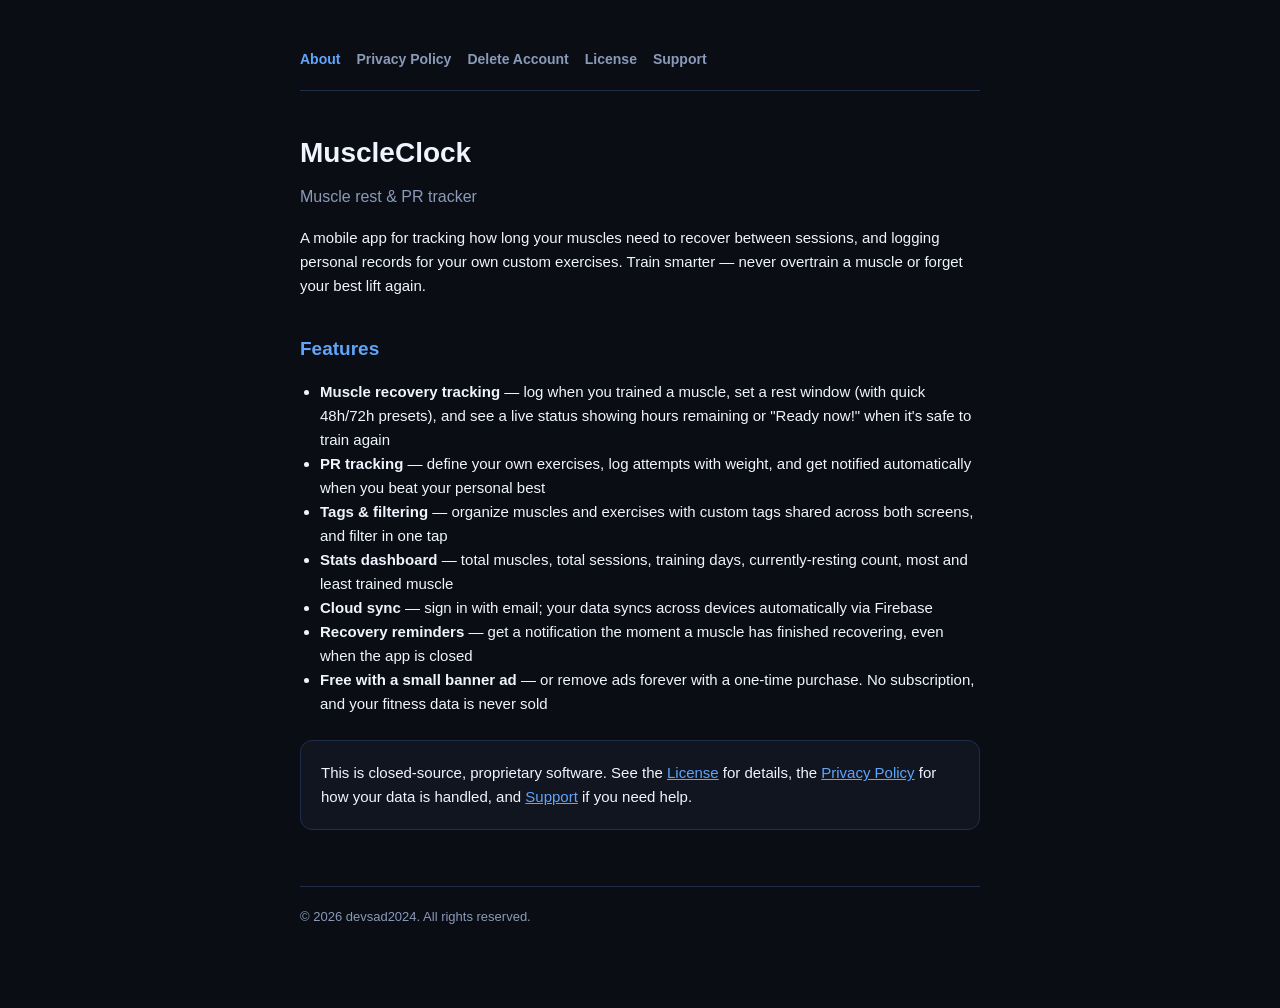
<file: index.html>
<!DOCTYPE html>
<html lang="en">
<head>
<meta charset="UTF-8">
<meta name="viewport" content="width=device-width, initial-scale=1.0">
<title>MuscleClock — Muscle Rest & PR Tracker</title>
<link rel="stylesheet" href="styles.css">
</head>
<body>
<div class="wrap">
  <nav>
    <a href="index.html" class="active">About</a>
    <a href="privacy.html">Privacy Policy</a>
    <a href="delete-account.html">Delete Account</a>
    <a href="license.html">License</a>
    <a href="support.html">Support</a>
  </nav>

  <h1>MuscleClock</h1>
  <p class="tagline">Muscle rest & PR tracker</p>

  <p>A mobile app for tracking how long your muscles need to recover between sessions, and logging personal records for your own custom exercises. Train smarter — never overtrain a muscle or forget your best lift again.</p>

  <h2>Features</h2>
  <ul>
    <li><strong>Muscle recovery tracking</strong> — log when you trained a muscle, set a rest window (with quick 48h/72h presets), and see a live status showing hours remaining or "Ready now!" when it's safe to train again</li>
    <li><strong>PR tracking</strong> — define your own exercises, log attempts with weight, and get notified automatically when you beat your personal best</li>
    <li><strong>Tags & filtering</strong> — organize muscles and exercises with custom tags shared across both screens, and filter in one tap</li>
    <li><strong>Stats dashboard</strong> — total muscles, total sessions, training days, currently-resting count, most and least trained muscle</li>
    <li><strong>Cloud sync</strong> — sign in with email; your data syncs across devices automatically via Firebase</li>
    <li><strong>Recovery reminders</strong> — get a notification the moment a muscle has finished recovering, even when the app is closed</li>
    <li><strong>Free with a small banner ad</strong> — or remove ads forever with a one-time purchase. No subscription, and your fitness data is never sold</li>
  </ul>

  <div class="card">
    <p style="margin:0">This is closed-source, proprietary software. See the <a href="license.html">License</a> for details, the <a href="privacy.html">Privacy Policy</a> for how your data is handled, and <a href="support.html">Support</a> if you need help.</p>
  </div>

  <footer>
    &copy; 2026 devsad2024. All rights reserved.
  </footer>
</div>
</body>
</html>
</file>
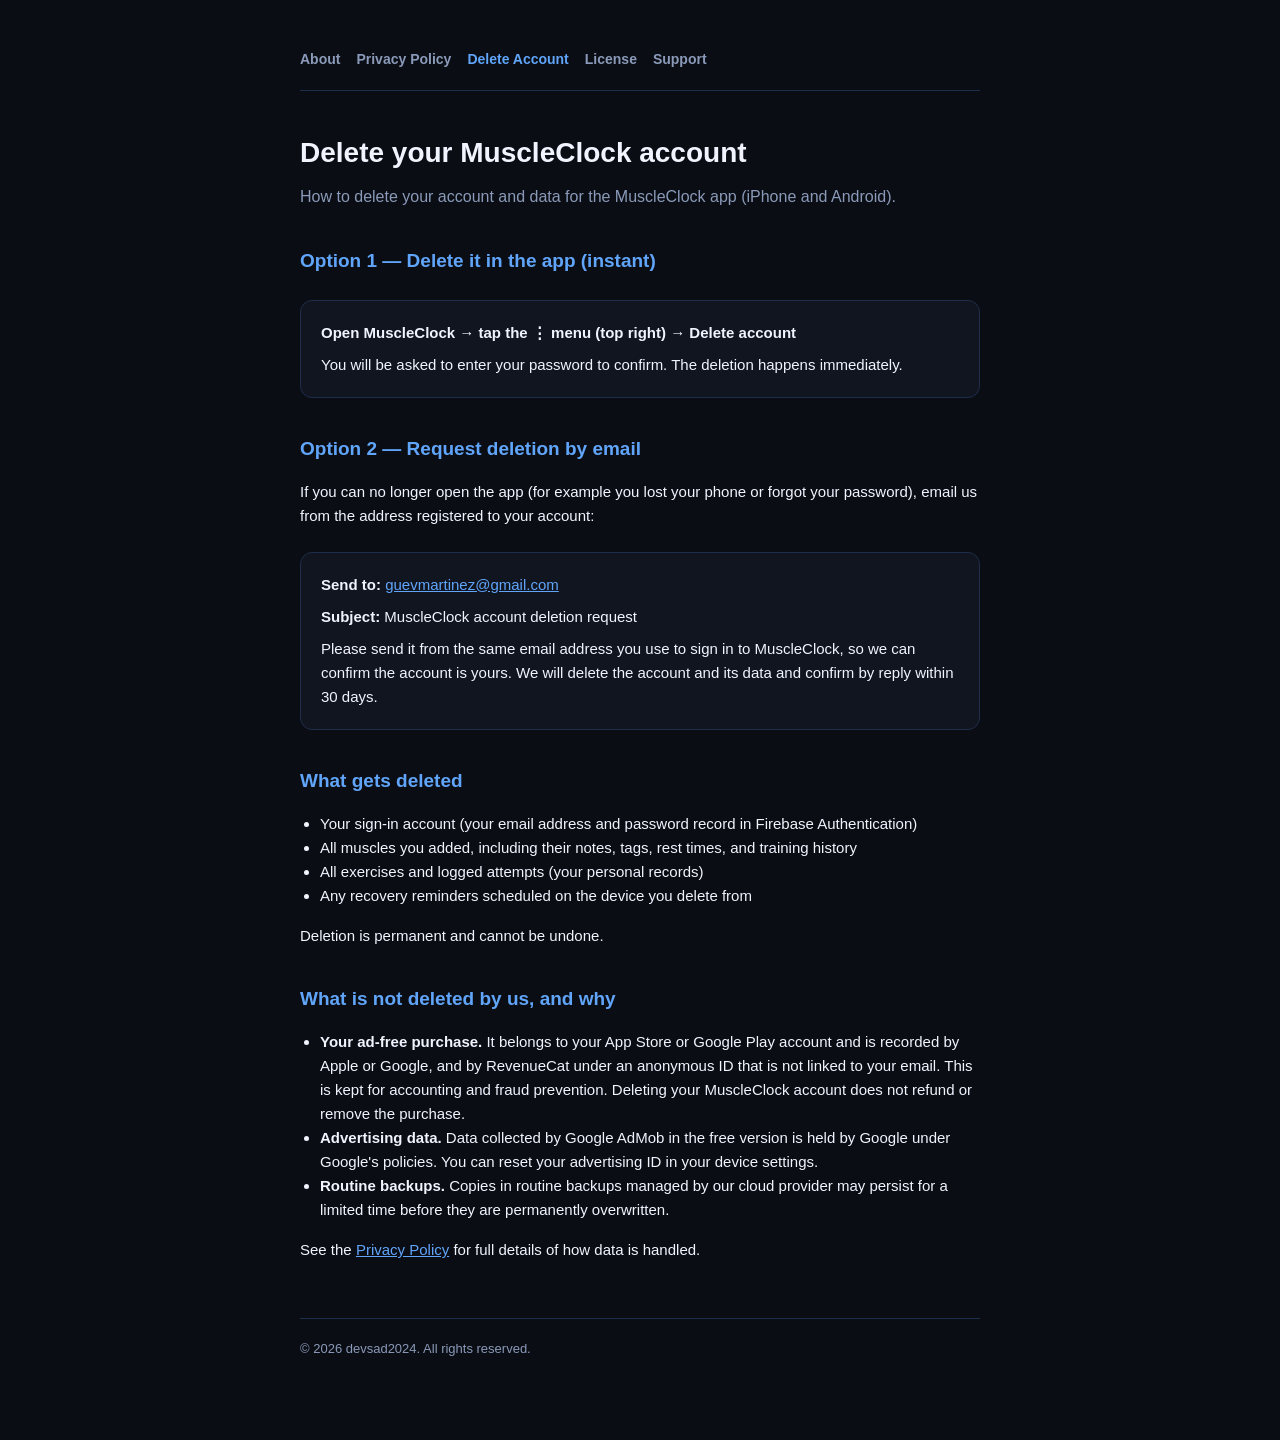
<file: delete-account.html>
<!DOCTYPE html>
<html lang="en">
<head>
<meta charset="UTF-8">
<meta name="viewport" content="width=device-width, initial-scale=1.0">
<title>Delete Your Account — MuscleClock</title>
<link rel="stylesheet" href="styles.css">
</head>
<body>
<div class="wrap">
  <nav>
    <a href="index.html">About</a>
    <a href="privacy.html">Privacy Policy</a>
    <a href="delete-account.html" class="active">Delete Account</a>
    <a href="license.html">License</a>
    <a href="support.html">Support</a>
  </nav>

  <h1>Delete your MuscleClock account</h1>
  <p class="tagline">How to delete your account and data for the MuscleClock app (iPhone and Android).</p>

  <h2>Option 1 — Delete it in the app (instant)</h2>
  <div class="card">
    <p style="margin:0"><strong>Open MuscleClock → tap the ⋮ menu (top right) → Delete account</strong></p>
    <p style="margin:8px 0 0">You will be asked to enter your password to confirm. The deletion happens immediately.</p>
  </div>

  <h2>Option 2 — Request deletion by email</h2>
  <p>If you can no longer open the app (for example you lost your phone or forgot your password), email us from the address registered to your account:</p>
  <div class="card">
    <p style="margin:0"><strong>Send to:</strong> <a href="mailto:guevmartinez@gmail.com?subject=MuscleClock%20account%20deletion%20request">guevmartinez@gmail.com</a></p>
    <p style="margin:8px 0 0"><strong>Subject:</strong> MuscleClock account deletion request</p>
    <p style="margin:8px 0 0">Please send it from the same email address you use to sign in to MuscleClock, so we can confirm the account is yours. We will delete the account and its data and confirm by reply within 30 days.</p>
  </div>

  <h2>What gets deleted</h2>
  <ul>
    <li>Your sign-in account (your email address and password record in Firebase Authentication)</li>
    <li>All muscles you added, including their notes, tags, rest times, and training history</li>
    <li>All exercises and logged attempts (your personal records)</li>
    <li>Any recovery reminders scheduled on the device you delete from</li>
  </ul>
  <p>Deletion is permanent and cannot be undone.</p>

  <h2>What is not deleted by us, and why</h2>
  <ul>
    <li><strong>Your ad-free purchase.</strong> It belongs to your App Store or Google Play account and is recorded by Apple or Google, and by RevenueCat under an anonymous ID that is not linked to your email. This is kept for accounting and fraud prevention. Deleting your MuscleClock account does not refund or remove the purchase.</li>
    <li><strong>Advertising data.</strong> Data collected by Google AdMob in the free version is held by Google under Google's policies. You can reset your advertising ID in your device settings.</li>
    <li><strong>Routine backups.</strong> Copies in routine backups managed by our cloud provider may persist for a limited time before they are permanently overwritten.</li>
  </ul>
  <p>See the <a href="privacy.html">Privacy Policy</a> for full details of how data is handled.</p>

  <footer>
    &copy; 2026 devsad2024. All rights reserved.
  </footer>
</div>
</body>
</html>
</file>
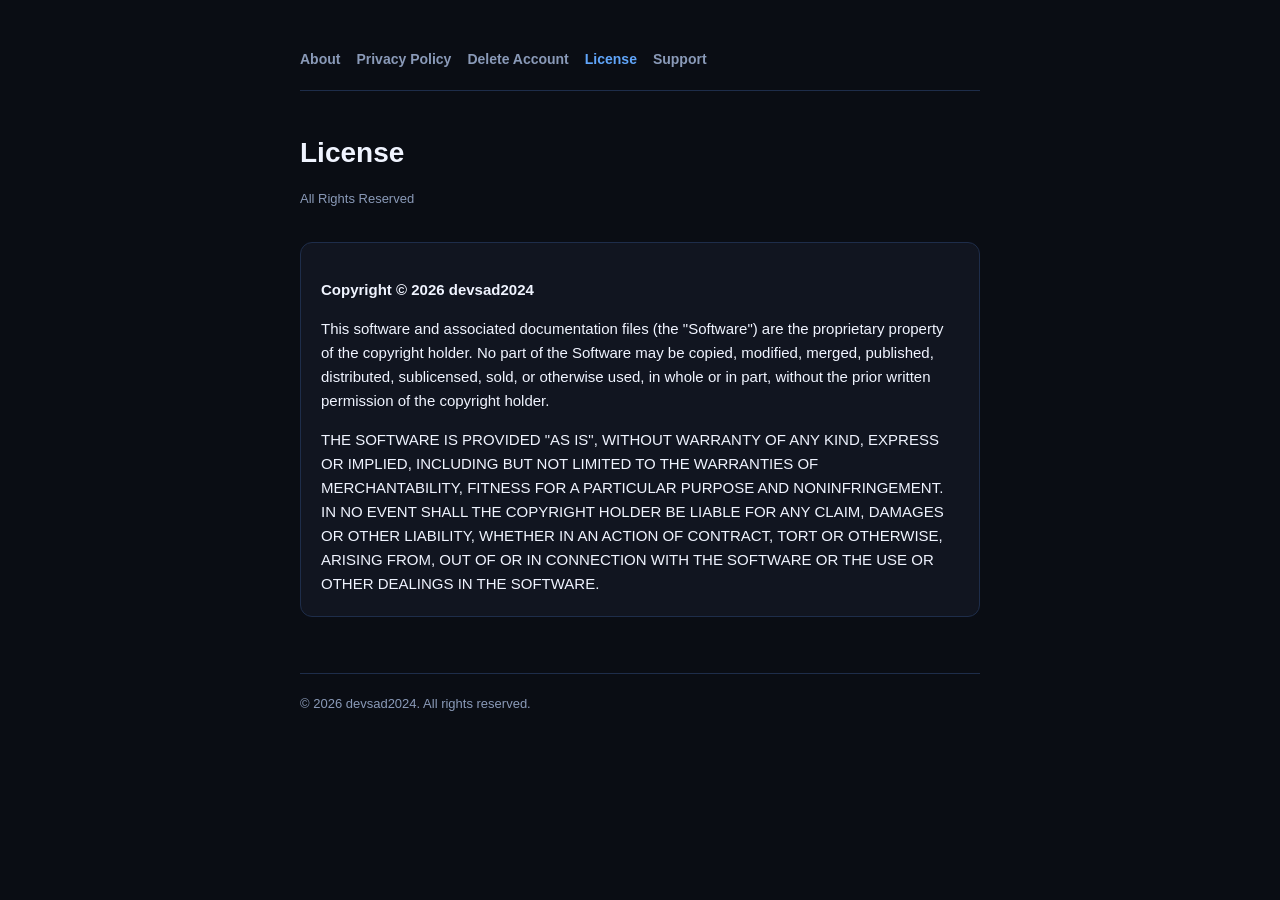
<file: license.html>
<!DOCTYPE html>
<html lang="en">
<head>
<meta charset="UTF-8">
<meta name="viewport" content="width=device-width, initial-scale=1.0">
<title>License — MuscleClock</title>
<link rel="stylesheet" href="styles.css">
</head>
<body>
<div class="wrap">
  <nav>
    <a href="index.html">About</a>
    <a href="privacy.html">Privacy Policy</a>
    <a href="delete-account.html">Delete Account</a>
    <a href="license.html" class="active">License</a>
    <a href="support.html">Support</a>
  </nav>

  <h1>License</h1>
  <p class="meta">All Rights Reserved</p>

  <div class="card">
    <p><strong>Copyright &copy; 2026 devsad2024</strong></p>
    <p>This software and associated documentation files (the "Software") are the proprietary property of the copyright holder. No part of the Software may be copied, modified, merged, published, distributed, sublicensed, sold, or otherwise used, in whole or in part, without the prior written permission of the copyright holder.</p>
    <p style="margin-bottom:0">THE SOFTWARE IS PROVIDED "AS IS", WITHOUT WARRANTY OF ANY KIND, EXPRESS OR IMPLIED, INCLUDING BUT NOT LIMITED TO THE WARRANTIES OF MERCHANTABILITY, FITNESS FOR A PARTICULAR PURPOSE AND NONINFRINGEMENT. IN NO EVENT SHALL THE COPYRIGHT HOLDER BE LIABLE FOR ANY CLAIM, DAMAGES OR OTHER LIABILITY, WHETHER IN AN ACTION OF CONTRACT, TORT OR OTHERWISE, ARISING FROM, OUT OF OR IN CONNECTION WITH THE SOFTWARE OR THE USE OR OTHER DEALINGS IN THE SOFTWARE.</p>
  </div>

  <footer>
    &copy; 2026 devsad2024. All rights reserved.
  </footer>
</div>
</body>
</html>
</file>
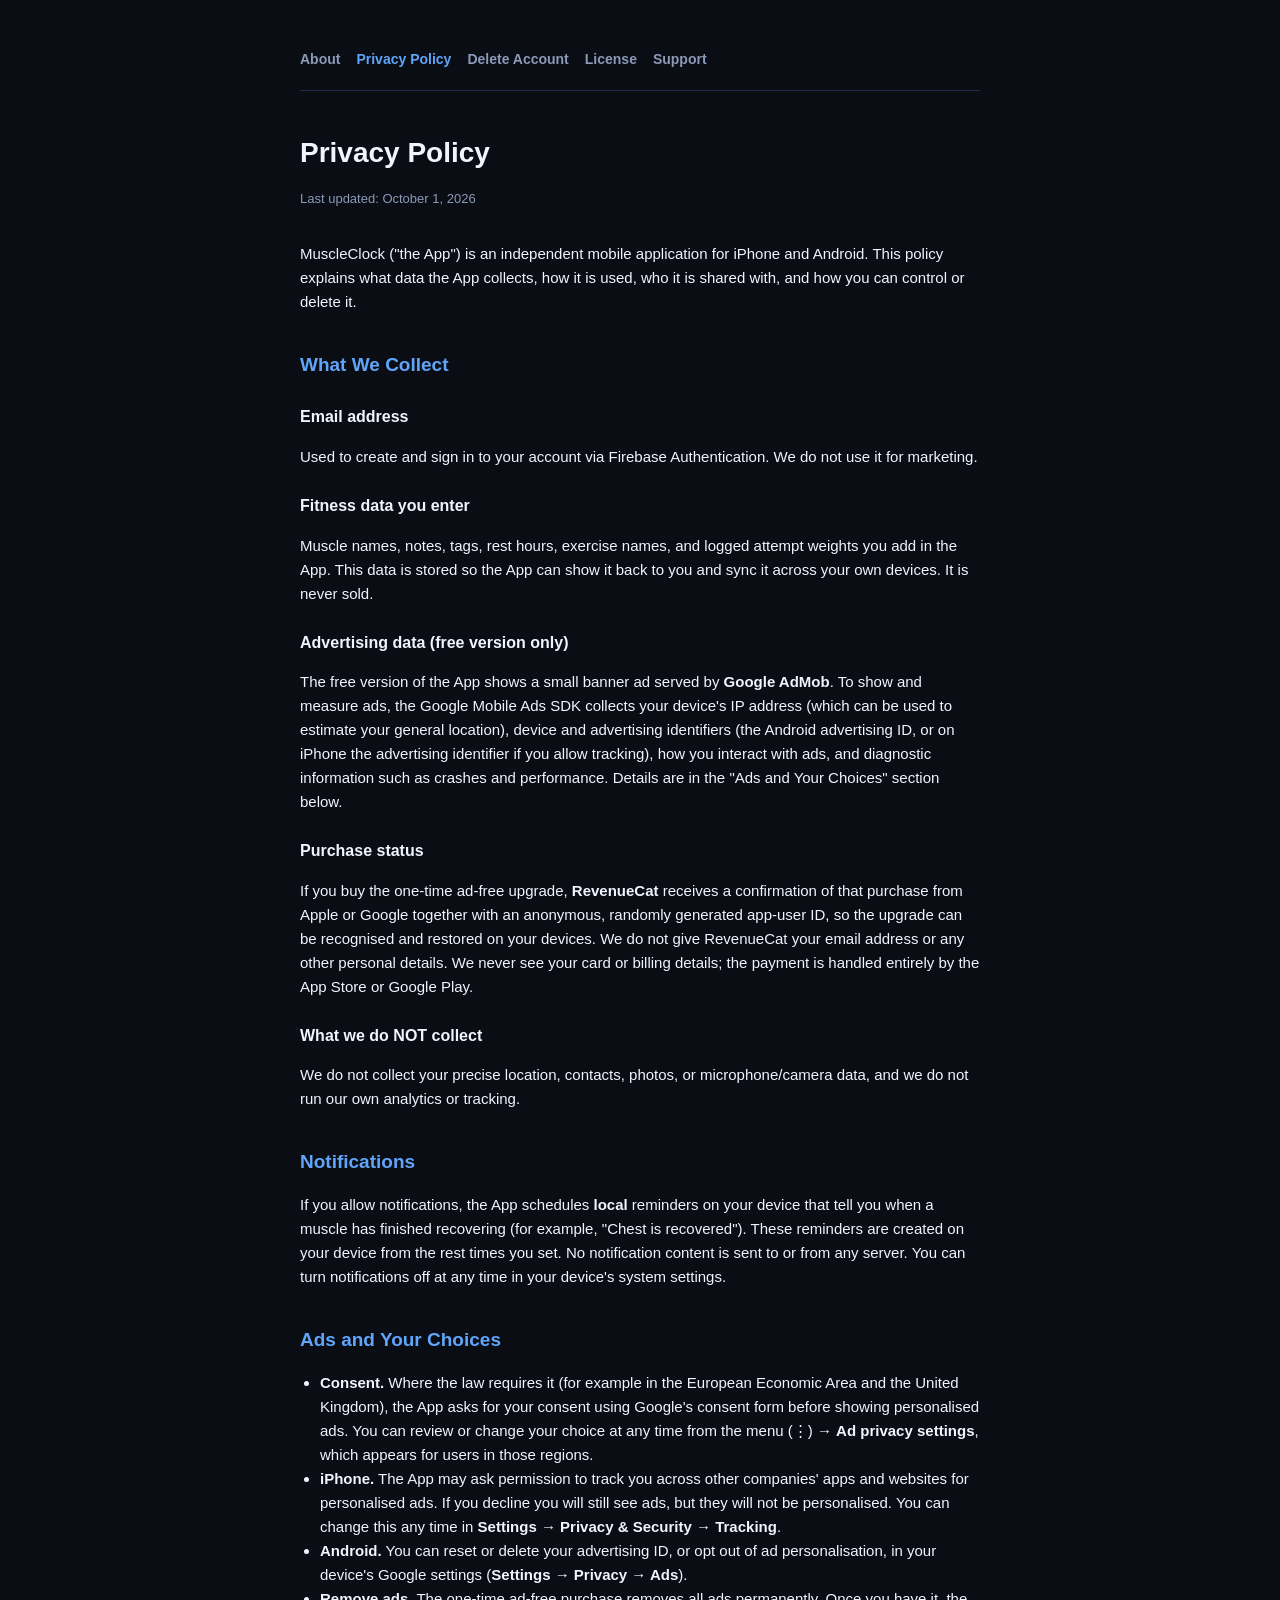
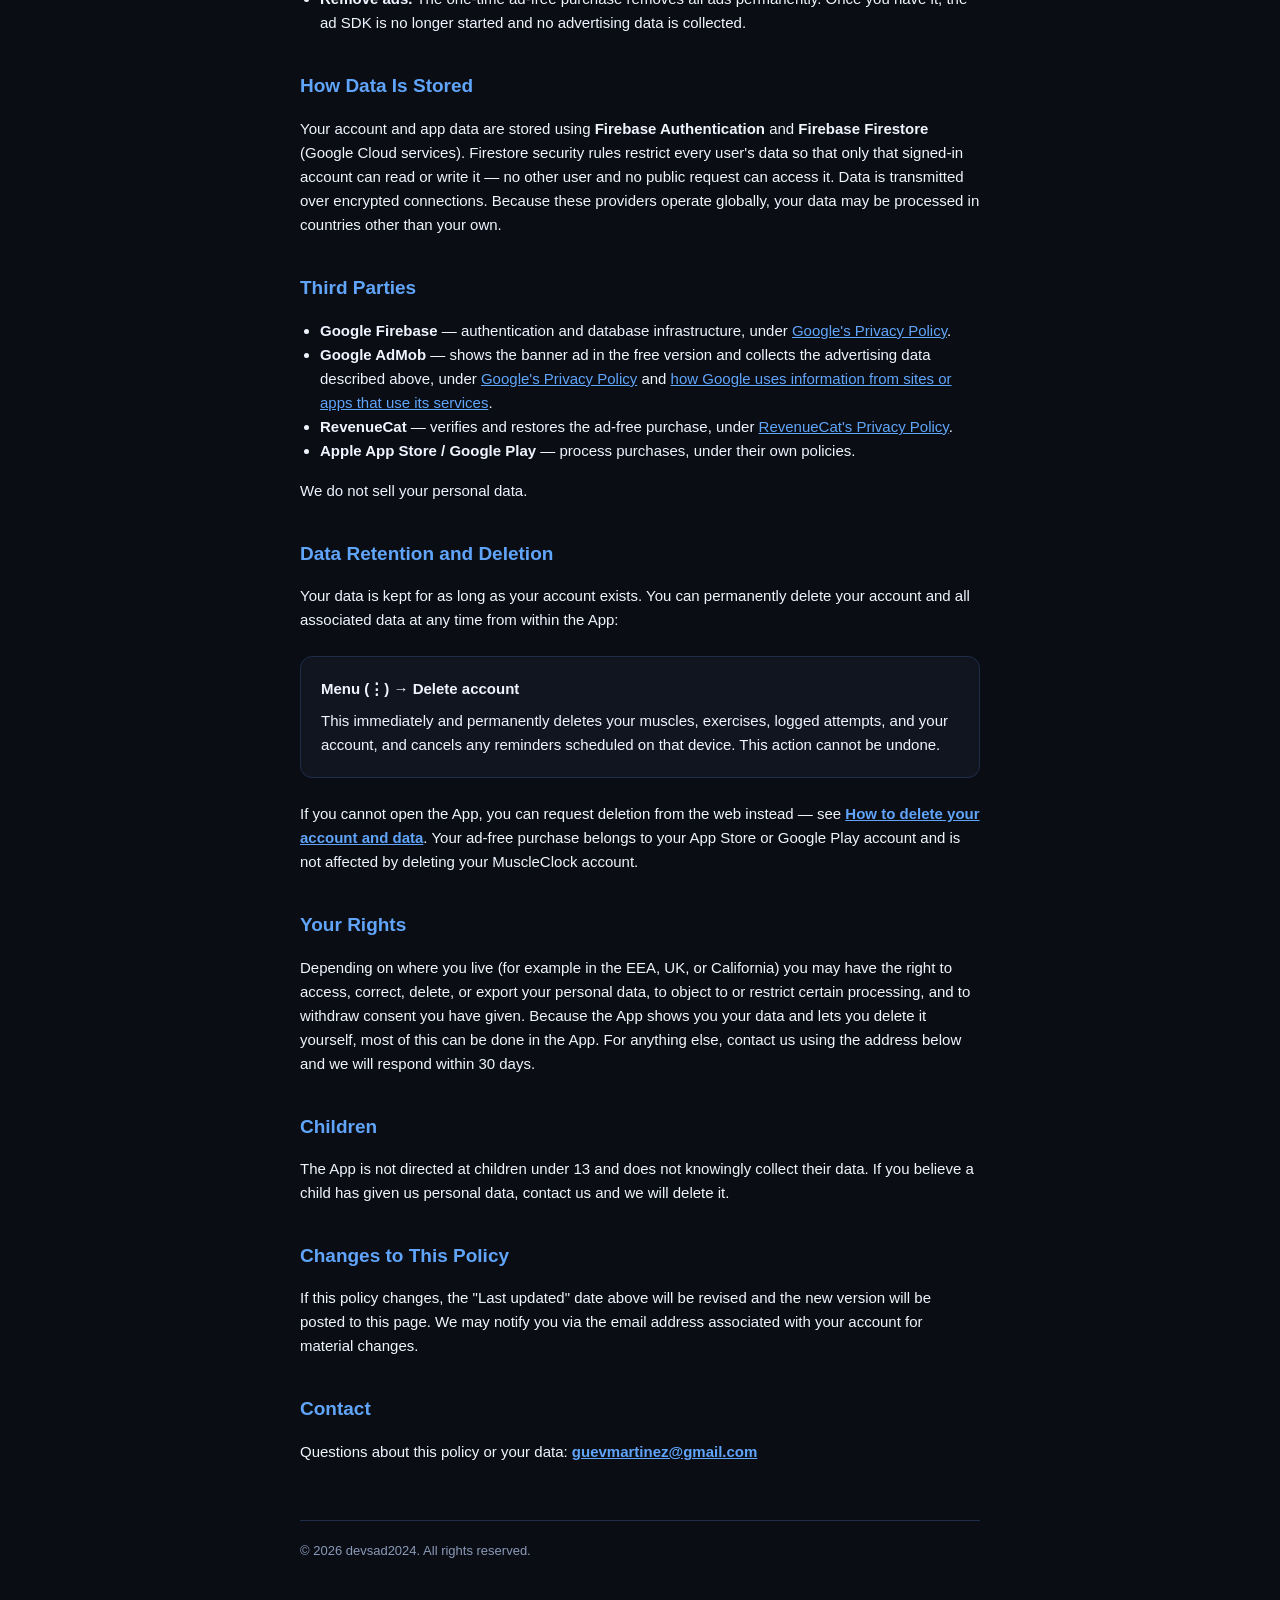
<file: privacy.html>
<!DOCTYPE html>
<html lang="en">
<head>
<meta charset="UTF-8">
<meta name="viewport" content="width=device-width, initial-scale=1.0">
<title>Privacy Policy — MuscleClock</title>
<link rel="stylesheet" href="styles.css">
</head>
<body>
<div class="wrap">
  <nav>
    <a href="index.html">About</a>
    <a href="privacy.html" class="active">Privacy Policy</a>
    <a href="delete-account.html">Delete Account</a>
    <a href="license.html">License</a>
    <a href="support.html">Support</a>
  </nav>

  <h1>Privacy Policy</h1>
  <p class="meta">Last updated: October 1, 2026</p>

  <p>MuscleClock ("the App") is an independent mobile application for iPhone and Android. This policy explains what data the App collects, how it is used, who it is shared with, and how you can control or delete it.</p>

  <h2>What We Collect</h2>

  <h3>Email address</h3>
  <p>Used to create and sign in to your account via Firebase Authentication. We do not use it for marketing.</p>

  <h3>Fitness data you enter</h3>
  <p>Muscle names, notes, tags, rest hours, exercise names, and logged attempt weights you add in the App. This data is stored so the App can show it back to you and sync it across your own devices. It is never sold.</p>

  <h3>Advertising data (free version only)</h3>
  <p>The free version of the App shows a small banner ad served by <strong>Google AdMob</strong>. To show and measure ads, the Google Mobile Ads SDK collects your device's IP address (which can be used to estimate your general location), device and advertising identifiers (the Android advertising ID, or on iPhone the advertising identifier if you allow tracking), how you interact with ads, and diagnostic information such as crashes and performance. Details are in the "Ads and Your Choices" section below.</p>

  <h3>Purchase status</h3>
  <p>If you buy the one-time ad-free upgrade, <strong>RevenueCat</strong> receives a confirmation of that purchase from Apple or Google together with an anonymous, randomly generated app-user ID, so the upgrade can be recognised and restored on your devices. We do not give RevenueCat your email address or any other personal details. We never see your card or billing details; the payment is handled entirely by the App Store or Google Play.</p>

  <h3>What we do NOT collect</h3>
  <p>We do not collect your precise location, contacts, photos, or microphone/camera data, and we do not run our own analytics or tracking.</p>

  <h2>Notifications</h2>
  <p>If you allow notifications, the App schedules <strong>local</strong> reminders on your device that tell you when a muscle has finished recovering (for example, "Chest is recovered"). These reminders are created on your device from the rest times you set. No notification content is sent to or from any server. You can turn notifications off at any time in your device's system settings.</p>

  <h2>Ads and Your Choices</h2>
  <ul>
    <li><strong>Consent.</strong> Where the law requires it (for example in the European Economic Area and the United Kingdom), the App asks for your consent using Google's consent form before showing personalised ads. You can review or change your choice at any time from the menu (⋮) → <strong>Ad privacy settings</strong>, which appears for users in those regions.</li>
    <li><strong>iPhone.</strong> The App may ask permission to track you across other companies' apps and websites for personalised ads. If you decline you will still see ads, but they will not be personalised. You can change this any time in <strong>Settings → Privacy &amp; Security → Tracking</strong>.</li>
    <li><strong>Android.</strong> You can reset or delete your advertising ID, or opt out of ad personalisation, in your device's Google settings (<strong>Settings → Privacy → Ads</strong>).</li>
    <li><strong>Remove ads.</strong> The one-time ad-free purchase removes all ads permanently. Once you have it, the ad SDK is no longer started and no advertising data is collected.</li>
  </ul>

  <h2>How Data Is Stored</h2>
  <p>Your account and app data are stored using <strong>Firebase Authentication</strong> and <strong>Firebase Firestore</strong> (Google Cloud services). Firestore security rules restrict every user's data so that only that signed-in account can read or write it — no other user and no public request can access it. Data is transmitted over encrypted connections. Because these providers operate globally, your data may be processed in countries other than your own.</p>

  <h2>Third Parties</h2>
  <ul>
    <li><strong>Google Firebase</strong> — authentication and database infrastructure, under <a href="https://policies.google.com/privacy">Google's Privacy Policy</a>.</li>
    <li><strong>Google AdMob</strong> — shows the banner ad in the free version and collects the advertising data described above, under <a href="https://policies.google.com/privacy">Google's Privacy Policy</a> and <a href="https://policies.google.com/technologies/partner-sites">how Google uses information from sites or apps that use its services</a>.</li>
    <li><strong>RevenueCat</strong> — verifies and restores the ad-free purchase, under <a href="https://www.revenuecat.com/privacy">RevenueCat's Privacy Policy</a>.</li>
    <li><strong>Apple App Store / Google Play</strong> — process purchases, under their own policies.</li>
  </ul>
  <p>We do not sell your personal data.</p>

  <h2>Data Retention and Deletion</h2>
  <p>Your data is kept for as long as your account exists. You can permanently delete your account and all associated data at any time from within the App:</p>
  <div class="card">
    <p style="margin:0"><strong>Menu (⋮) → Delete account</strong></p>
    <p style="margin:8px 0 0">This immediately and permanently deletes your muscles, exercises, logged attempts, and your account, and cancels any reminders scheduled on that device. This action cannot be undone.</p>
  </div>
  <p>If you cannot open the App, you can request deletion from the web instead — see <a href="delete-account.html"><strong>How to delete your account and data</strong></a>. Your ad-free purchase belongs to your App Store or Google Play account and is not affected by deleting your MuscleClock account.</p>

  <h2>Your Rights</h2>
  <p>Depending on where you live (for example in the EEA, UK, or California) you may have the right to access, correct, delete, or export your personal data, to object to or restrict certain processing, and to withdraw consent you have given. Because the App shows you your data and lets you delete it yourself, most of this can be done in the App. For anything else, contact us using the address below and we will respond within 30 days.</p>

  <h2>Children</h2>
  <p>The App is not directed at children under 13 and does not knowingly collect their data. If you believe a child has given us personal data, contact us and we will delete it.</p>

  <h2>Changes to This Policy</h2>
  <p>If this policy changes, the "Last updated" date above will be revised and the new version will be posted to this page. We may notify you via the email address associated with your account for material changes.</p>

  <h2>Contact</h2>
  <p>Questions about this policy or your data: <strong><a href="mailto:guevmartinez@gmail.com">guevmartinez@gmail.com</a></strong></p>

  <footer>
    &copy; 2026 devsad2024. All rights reserved.
  </footer>
</div>
</body>
</html>
</file>
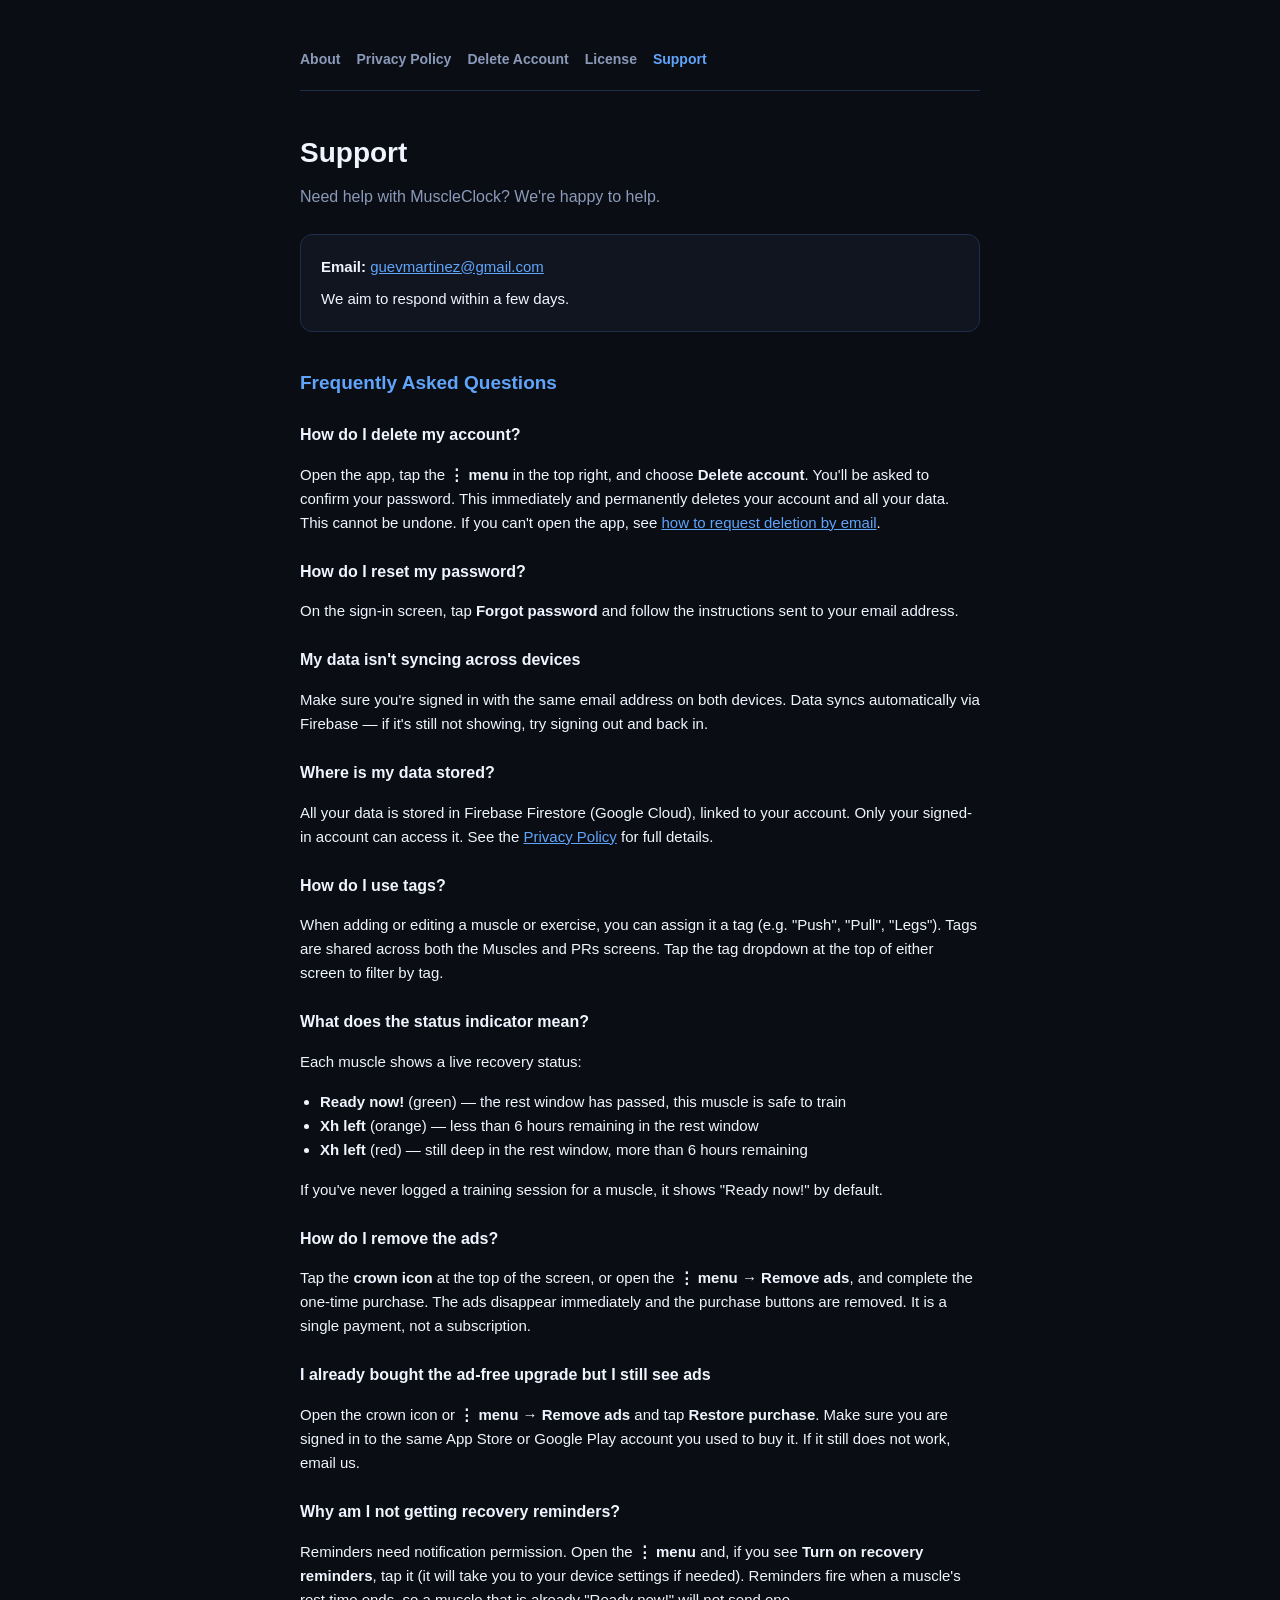
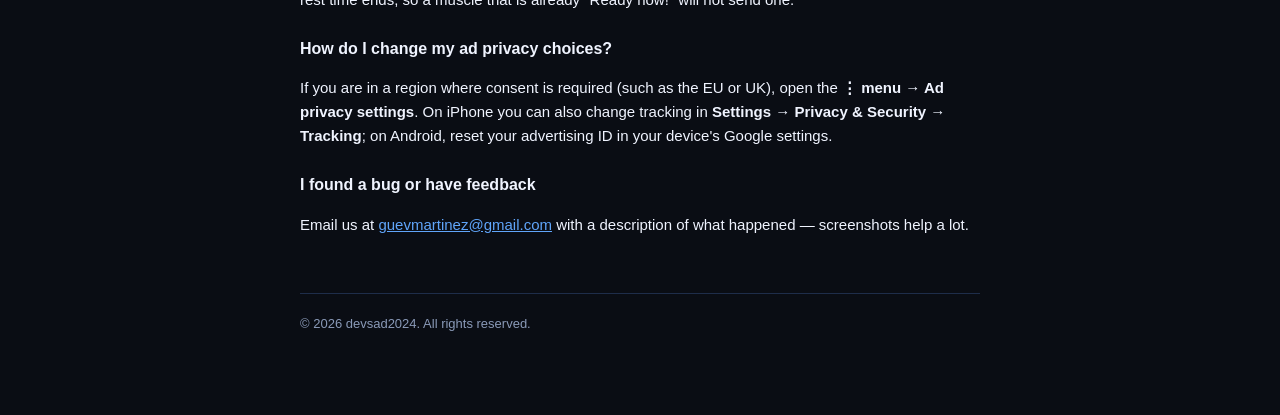
<file: support.html>
<!DOCTYPE html>
<html lang="en">
<head>
<meta charset="UTF-8">
<meta name="viewport" content="width=device-width, initial-scale=1.0">
<title>Support — MuscleClock</title>
<link rel="stylesheet" href="styles.css">
</head>
<body>
<div class="wrap">
  <nav>
    <a href="index.html">About</a>
    <a href="privacy.html">Privacy Policy</a>
    <a href="delete-account.html">Delete Account</a>
    <a href="license.html">License</a>
    <a href="support.html" class="active">Support</a>
  </nav>

  <h1>Support</h1>
  <p class="tagline">Need help with MuscleClock? We're happy to help.</p>

  <div class="card">
    <p style="margin:0"><strong>Email:</strong> <a href="mailto:guevmartinez@gmail.com">guevmartinez@gmail.com</a></p>
    <p style="margin:8px 0 0">We aim to respond within a few days.</p>
  </div>

  <h2>Frequently Asked Questions</h2>

  <h3>How do I delete my account?</h3>
  <p>Open the app, tap the <strong>⋮ menu</strong> in the top right, and choose <strong>Delete account</strong>. You'll be asked to confirm your password. This immediately and permanently deletes your account and all your data. This cannot be undone. If you can't open the app, see <a href="delete-account.html">how to request deletion by email</a>.</p>

  <h3>How do I reset my password?</h3>
  <p>On the sign-in screen, tap <strong>Forgot password</strong> and follow the instructions sent to your email address.</p>

  <h3>My data isn't syncing across devices</h3>
  <p>Make sure you're signed in with the same email address on both devices. Data syncs automatically via Firebase — if it's still not showing, try signing out and back in.</p>

  <h3>Where is my data stored?</h3>
  <p>All your data is stored in Firebase Firestore (Google Cloud), linked to your account. Only your signed-in account can access it. See the <a href="privacy.html">Privacy Policy</a> for full details.</p>

  <h3>How do I use tags?</h3>
  <p>When adding or editing a muscle or exercise, you can assign it a tag (e.g. "Push", "Pull", "Legs"). Tags are shared across both the Muscles and PRs screens. Tap the tag dropdown at the top of either screen to filter by tag.</p>

  <h3>What does the status indicator mean?</h3>
  <p>Each muscle shows a live recovery status:</p>
  <ul>
    <li><strong>Ready now!</strong> (green) — the rest window has passed, this muscle is safe to train</li>
    <li><strong>Xh left</strong> (orange) — less than 6 hours remaining in the rest window</li>
    <li><strong>Xh left</strong> (red) — still deep in the rest window, more than 6 hours remaining</li>
  </ul>
  <p>If you've never logged a training session for a muscle, it shows "Ready now!" by default.</p>

  <h3>How do I remove the ads?</h3>
  <p>Tap the <strong>crown icon</strong> at the top of the screen, or open the <strong>⋮ menu → Remove ads</strong>, and complete the one-time purchase. The ads disappear immediately and the purchase buttons are removed. It is a single payment, not a subscription.</p>

  <h3>I already bought the ad-free upgrade but I still see ads</h3>
  <p>Open the crown icon or <strong>⋮ menu → Remove ads</strong> and tap <strong>Restore purchase</strong>. Make sure you are signed in to the same App Store or Google Play account you used to buy it. If it still does not work, email us.</p>

  <h3>Why am I not getting recovery reminders?</h3>
  <p>Reminders need notification permission. Open the <strong>⋮ menu</strong> and, if you see <strong>Turn on recovery reminders</strong>, tap it (it will take you to your device settings if needed). Reminders fire when a muscle's rest time ends, so a muscle that is already "Ready now!" will not send one.</p>

  <h3>How do I change my ad privacy choices?</h3>
  <p>If you are in a region where consent is required (such as the EU or UK), open the <strong>⋮ menu → Ad privacy settings</strong>. On iPhone you can also change tracking in <strong>Settings → Privacy &amp; Security → Tracking</strong>; on Android, reset your advertising ID in your device's Google settings.</p>

  <h3>I found a bug or have feedback</h3>
  <p>Email us at <a href="mailto:guevmartinez@gmail.com">guevmartinez@gmail.com</a> with a description of what happened — screenshots help a lot.</p>

  <footer>
    &copy; 2026 devsad2024. All rights reserved.
  </footer>
</div>
</body>
</html>
</file>
<file: styles.css>
:root {
  color-scheme: dark;
  --bg: #0a0d14;
  --card: #111520;
  --border: #1e2d4a;
  --text: #f0f4ff;
  --text-muted: #8a9ab8;
  --blue: #60a5fa;
}

* {
  box-sizing: border-box;
}

body {
  margin: 0;
  background: var(--bg);
  color: var(--text);
  font-family: -apple-system, BlinkMacSystemFont, "Segoe UI", Roboto, Helvetica, Arial, sans-serif;
  line-height: 1.6;
}

.wrap {
  max-width: 720px;
  margin: 0 auto;
  padding: 48px 20px 80px;
}

nav {
  display: flex;
  gap: 16px;
  margin-bottom: 40px;
  padding-bottom: 20px;
  border-bottom: 1px solid var(--border);
  flex-wrap: wrap;
}

nav a {
  color: var(--text-muted);
  text-decoration: none;
  font-size: 14px;
  font-weight: 600;
}

nav a.active,
nav a:hover {
  color: var(--blue);
}

h1 {
  font-size: 28px;
  margin: 0 0 8px;
}

h2 {
  font-size: 19px;
  margin: 36px 0 12px;
  color: var(--blue);
}

h3 {
  font-size: 16px;
  margin: 24px 0 8px;
}

p, li {
  color: var(--text);
  font-size: 15px;
}

.tagline {
  color: var(--text-muted);
  font-size: 16px;
  margin-top: 0;
}

.meta {
  color: var(--text-muted);
  font-size: 13px;
  margin-bottom: 32px;
}

ul {
  padding-left: 20px;
}

a {
  color: var(--blue);
}

.card {
  background: var(--card);
  border: 1px solid var(--border);
  border-radius: 12px;
  padding: 20px;
  margin: 24px 0;
}

.badges {
  display: flex;
  gap: 12px;
  margin: 28px 0;
  flex-wrap: wrap;
}

.badge {
  display: inline-block;
  background: var(--card);
  border: 1px solid var(--border);
  border-radius: 8px;
  padding: 10px 20px;
  text-decoration: none;
  color: var(--blue);
  font-weight: 600;
  font-size: 15px;
  transition: border-color 0.15s;
}

.badge:hover {
  border-color: var(--blue);
}

footer {
  margin-top: 56px;
  padding-top: 20px;
  border-top: 1px solid var(--border);
  color: var(--text-muted);
  font-size: 13px;
}
</file>
